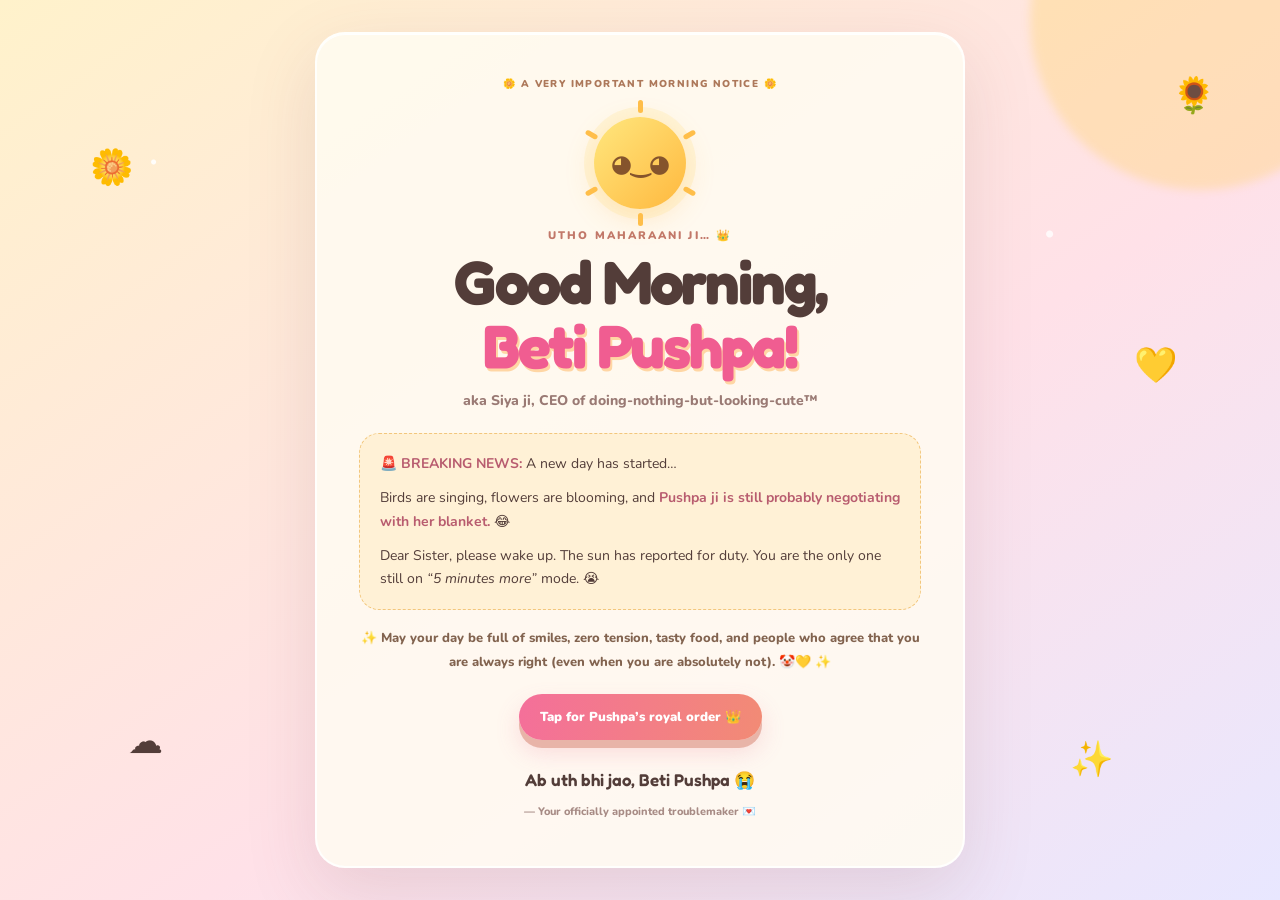
<file: index.html>
<!DOCTYPE html>
<html lang="en">
<head>
  <meta charset="UTF-8">
  <meta name="viewport" content="width=device-width, initial-scale=1.0">
  <meta name="theme-color" content="#fff0c9">
  <title>Good Morning, Beti Pushpa ☀️</title>
  <link rel="stylesheet" href="style.css">
</head>
<body>
  <div class="sun-glow" aria-hidden="true"></div>
  <main class="card">
    <div class="topline"><span>🌼 A VERY IMPORTANT MORNING NOTICE 🌼</span></div>

    <div class="sun" aria-hidden="true">
      <div class="sun-face">◕‿◕</div>
      <span class="ray ray1"></span><span class="ray ray2"></span>
      <span class="ray ray3"></span><span class="ray ray4"></span>
      <span class="ray ray5"></span><span class="ray ray6"></span>
    </div>

    <p class="tiny">UTHO MAHARAANI JI… 👑</p>
    <h1>Good Morning,<br><span class="name">Beti Pushpa!</span></h1>
    <p class="subtitle">aka Siya ji, CEO of doing-nothing-but-looking-cute™</p>

    <div class="message">
      <p>🚨 <strong>BREAKING NEWS:</strong> A new day has started…</p>
      <p>Birds are singing, flowers are blooming, and <strong>Pushpa ji is still probably negotiating with her blanket.</strong> 😂</p>
      <p>Dear Sister, please wake up. The sun has reported for duty. You are the only one still on <em>“5 minutes more”</em> mode. 😭</p>
    </div>

    <div class="blessing">
      <span>✨</span>
      May your day be full of smiles, zero tension, tasty food, and people who agree that you are always right (even when you are absolutely not). 🤡💛
      <span>✨</span>
    </div>

    <button id="surpriseBtn" type="button">Tap for Pushpa’s royal order 👑</button>
    <p id="surprise" class="surprise" aria-live="polite">Royal order: Smile first, drama later. Have a lovely day, Beti Pushpa! 😂💛</p>

    <div class="signoff">Ab uth bhi jao, Beti Pushpa 😭<br><span>— Your officially appointed troublemaker 💌</span></div>
  </main>

  <div class="floating f1" aria-hidden="true">🌼</div>
  <div class="floating f2" aria-hidden="true">💛</div>
  <div class="floating f3" aria-hidden="true">☁️</div>
  <div class="floating f4" aria-hidden="true">✨</div>
  <div class="floating f5" aria-hidden="true">🌻</div>

  <script src="script.js"></script>
</body>
</html>
</file>
<file: style.css>
@import url('https://fonts.googleapis.com/css2?family=Nunito:wght@400;600;700;800;900&family=Fredoka:wght@500;600;700&display=swap');

:root {
  --ink: #533d39;
  --pink: #ff7da5;
  --yellow: #ffd45e;
  --cream: #fff9e9;
}

* { box-sizing: border-box; }

html { min-height: 100%; }
body {
  min-height: 100vh;
  margin: 0;
  padding: 28px 16px;
  display: grid;
  place-items: center;
  overflow-x: hidden;
  color: var(--ink);
  font-family: 'Nunito', system-ui, sans-serif;
  background:
    radial-gradient(circle at 12% 18%, rgba(255,255,255,.9) 0 2px, transparent 3px),
    radial-gradient(circle at 82% 26%, rgba(255,255,255,.8) 0 3px, transparent 4px),
    linear-gradient(145deg, #fff2cb, #ffe1e8 58%, #e8e7ff);
  background-size: 100% 100%;
}

.sun-glow {
  position: fixed;
  width: 340px;
  height: 340px;
  top: -150px;
  right: -90px;
  border-radius: 50%;
  background: rgba(255, 207, 74, .28);
  filter: blur(5px);
  pointer-events: none;
}

.card {
  width: min(100%, 650px);
  position: relative;
  z-index: 1;
  padding: clamp(22px, 5vw, 42px);
  text-align: center;
  border: 2px solid rgba(255,255,255,.82);
  border-radius: 30px;
  background: rgba(255, 252, 242, .86);
  box-shadow: 0 24px 70px rgba(130, 83, 83, .15), inset 0 1px 0 white;
  animation: cardIn .85s cubic-bezier(.2,.8,.2,1) both;
}

.topline {
  color: #ad785a;
  font-size: 10px;
  font-weight: 900;
  letter-spacing: .14em;
  line-height: 1.7;
}

.sun {
  width: 92px;
  height: 92px;
  margin: 24px auto 19px;
  position: relative;
  display: grid;
  place-items: center;
  border-radius: 50%;
  background: linear-gradient(135deg, #ffe77e, #ffb83e);
  box-shadow: 0 0 0 10px rgba(255, 213, 94, .16), 0 8px 28px rgba(255, 177, 55, .25);
  animation: sunBob 3s ease-in-out infinite;
}
.sun-face {
  color: #85542c;
  font-family: 'Fredoka', sans-serif;
  font-size: 23px;
  font-weight: 700;
}
.ray {
  position: absolute;
  width: 5px;
  height: 13px;
  border-radius: 10px;
  background: #ffbe49;
  left: calc(50% - 2.5px);
  top: -17px;
  transform-origin: 2.5px 63px;
}
.ray1 { transform: rotate(0deg); }
.ray2 { transform: rotate(60deg); }
.ray3 { transform: rotate(120deg); }
.ray4 { transform: rotate(180deg); }
.ray5 { transform: rotate(240deg); }
.ray6 { transform: rotate(300deg); }

.tiny {
  margin: 0 0 7px;
  color: #c27869;
  font-size: 11px;
  font-weight: 900;
  letter-spacing: .19em;
}
h1 {
  margin: 0;
  font-family: 'Fredoka', 'Nunito', sans-serif;
  font-size: clamp(36px, 8vw, 61px);
  line-height: 1.05;
  font-weight: 700;
  letter-spacing: -.035em;
}
.name {
  display: inline-block;
  color: #f05d91;
  text-shadow: 2px 3px 0 #ffd6a4;
  animation: namePop 2.8s ease-in-out infinite;
}
.subtitle {
  margin: 13px 0 23px;
  color: #9a7a74;
  font-size: clamp(11px, 2.7vw, 14px);
  font-weight: 800;
}

.message {
  padding: 18px 20px;
  border-radius: 20px;
  background: #fff1d6;
  border: 1px dashed #f2c67c;
  text-align: left;
  font-size: 14px;
  line-height: 1.7;
}
.message p { margin: 0 0 10px; }
.message p:last-child { margin-bottom: 0; }
.message strong { color: #b85c6f; }

.blessing {
  margin: 17px 0 20px;
  color: #82634f;
  font-size: 13px;
  line-height: 1.8;
  font-weight: 800;
}
.blessing span { display: inline-block; animation: twinkle 1.5s ease-in-out infinite alternate; }

button {
  border: 0;
  border-radius: 999px;
  padding: 14px 21px;
  max-width: 100%;
  color: #fff;
  background: linear-gradient(100deg, #f46f9a, #f28b75);
  box-shadow: 0 8px 0 #e8b4a8, 0 12px 25px rgba(235, 106, 139, .23);
  font: 900 13px 'Nunito', sans-serif;
  cursor: pointer;
  transition: transform .2s ease, box-shadow .2s ease;
}
button:hover { transform: translateY(-3px); box-shadow: 0 11px 0 #e8b4a8, 0 16px 28px rgba(235, 106, 139, .28); }
button:active { transform: translateY(3px); box-shadow: 0 4px 0 #e8b4a8; }
.surprise {
  display: none;
  margin: 20px 0 0;
  padding: 14px;
  color: #8a4e60;
  border-radius: 15px;
  background: #ffe1e9;
  font-size: 14px;
  font-weight: 900;
  line-height: 1.6;
  animation: cardIn .4s ease both;
}
.surprise.show { display: block; }

.signoff {
  margin-top: 26px;
  font-family: 'Fredoka', sans-serif;
  font-size: 17px;
  font-weight: 600;
  line-height: 1.7;
}
.signoff span { color: #a78b85; font-family: 'Nunito', sans-serif; font-size: 11px; font-weight: 800; }

.floating {
  position: fixed;
  z-index: 0;
  pointer-events: none;
  font-size: clamp(22px, 4vw, 35px);
  animation: floaty 5s ease-in-out infinite;
}
.f1 { left: 7%; top: 16%; }
.f2 { right: 8%; top: 38%; animation-delay: -1.2s; }
.f3 { left: 10%; bottom: 15%; animation-delay: -2.1s; }
.f4 { right: 13%; bottom: 13%; animation-delay: -3s; }
.f5 { right: 5%; top: 8%; animation-delay: -.7s; }

@keyframes cardIn {
  from { opacity: 0; transform: translateY(18px) scale(.98); }
  to { opacity: 1; transform: translateY(0) scale(1); }
}
@keyframes sunBob { 0%,100% { transform: translateY(0) rotate(-4deg); } 50% { transform: translateY(-7px) rotate(4deg); } }
@keyframes namePop { 0%,100% { transform: rotate(-1deg) scale(1); } 50% { transform: rotate(1deg) scale(1.025); } }
@keyframes twinkle { from { transform: scale(.9) rotate(-8deg); opacity: .65; } to { transform: scale(1.15) rotate(8deg); opacity: 1; } }
@keyframes floaty { 0%,100% { transform: translateY(0) rotate(-7deg); } 50% { transform: translateY(-18px) rotate(9deg); } }

@media (max-width: 480px) {
  body { padding: 14px 10px; }
  .card { padding: 23px 17px; border-radius: 24px; }
  .topline { font-size: 8px; letter-spacing: .1em; }
  .sun { width: 76px; height: 76px; margin-top: 22px; }
  .message { padding: 15px; font-size: 13px; }
  .blessing { font-size: 12px; }
  button { padding: 13px 16px; font-size: 12px; }
  .floating { opacity: .72; }
}
@media (prefers-reduced-motion: reduce) {
  *, *::before, *::after { animation-duration: .01ms !important; animation-iteration-count: 1 !important; scroll-behavior: auto !important; }
}
</file>
